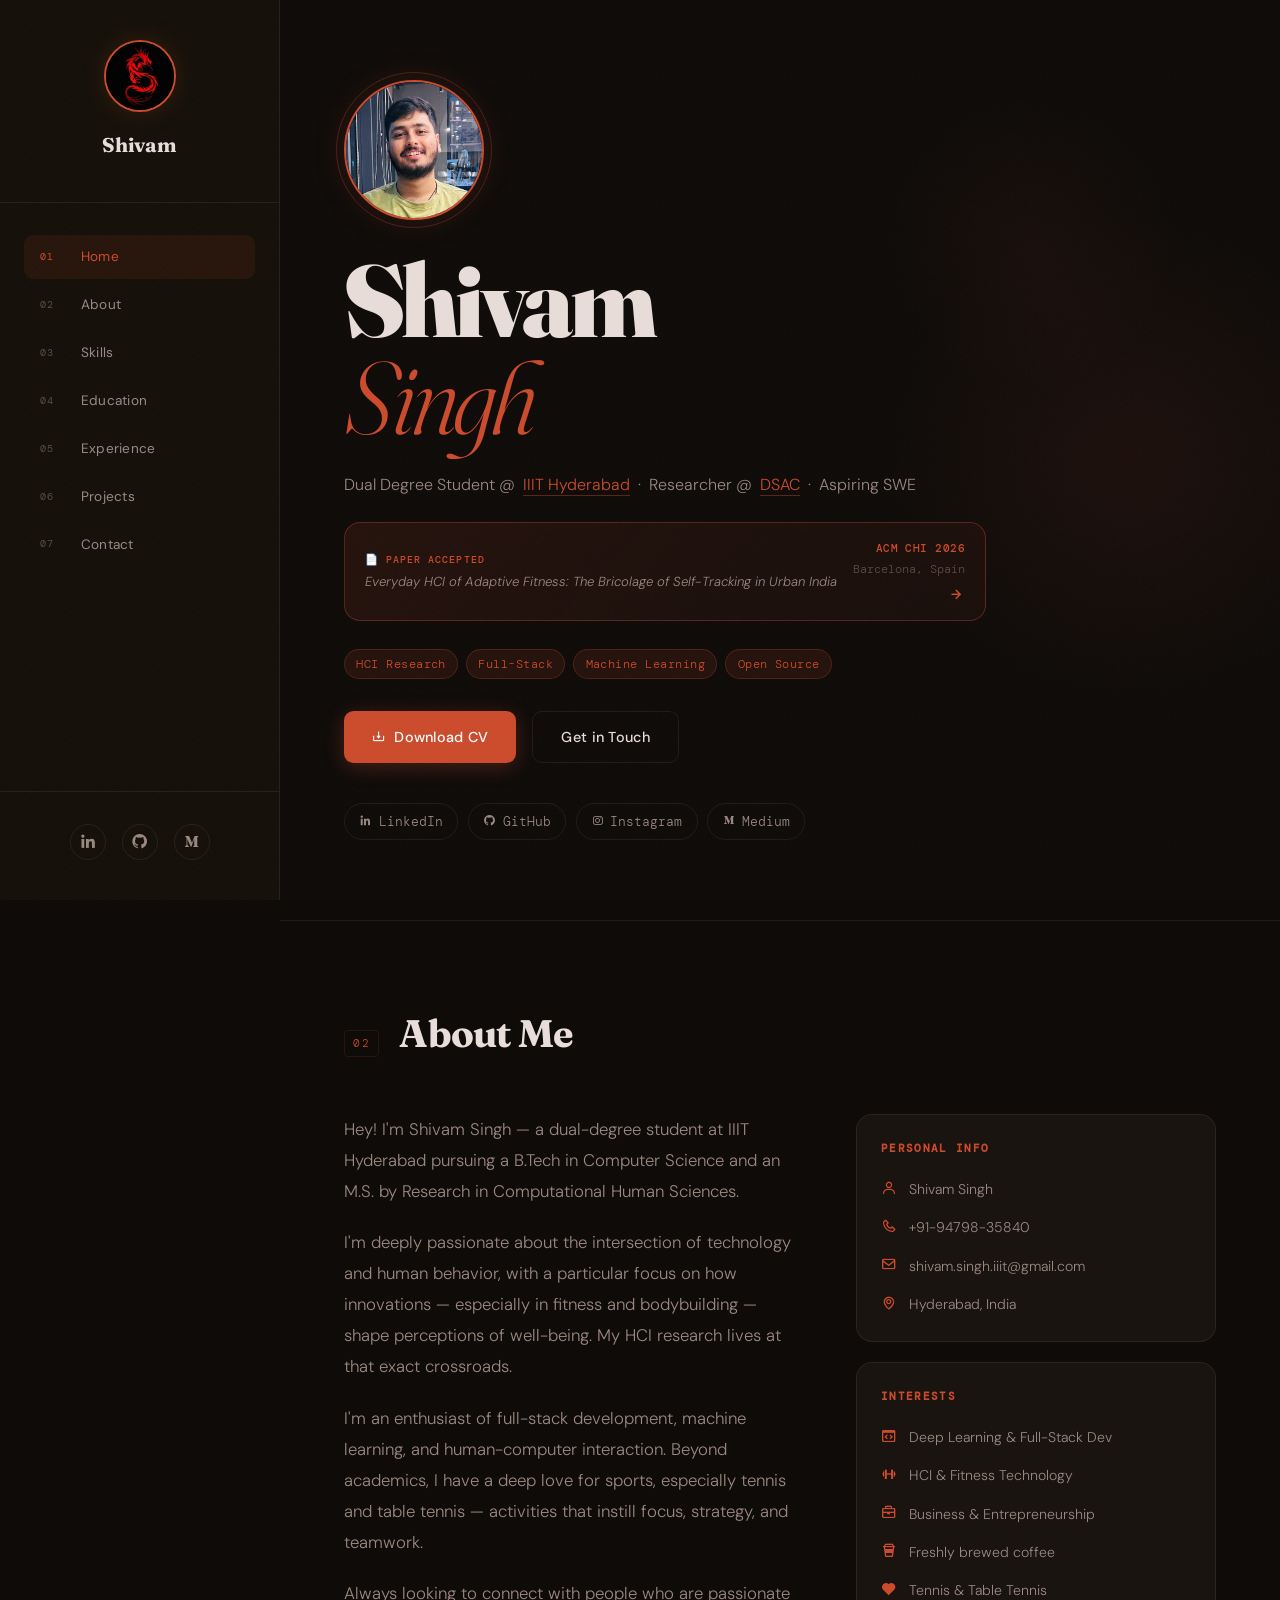
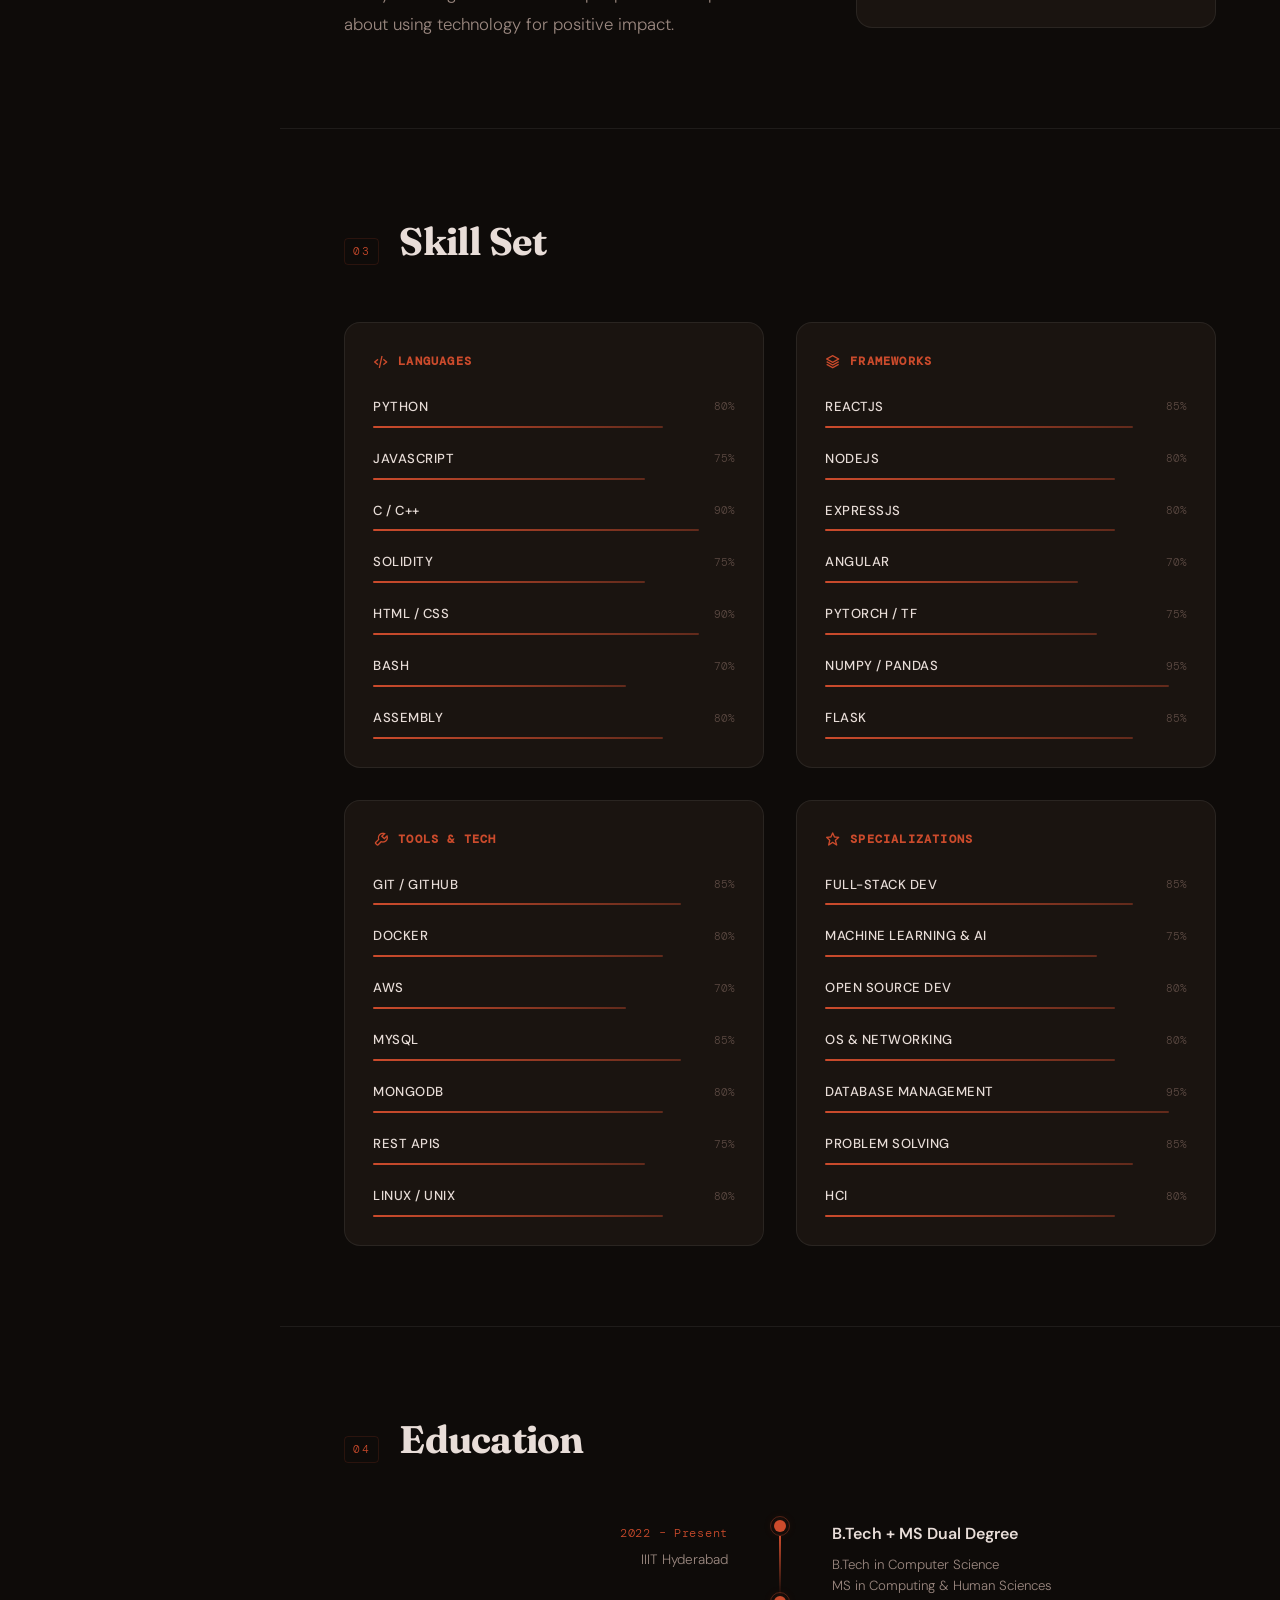
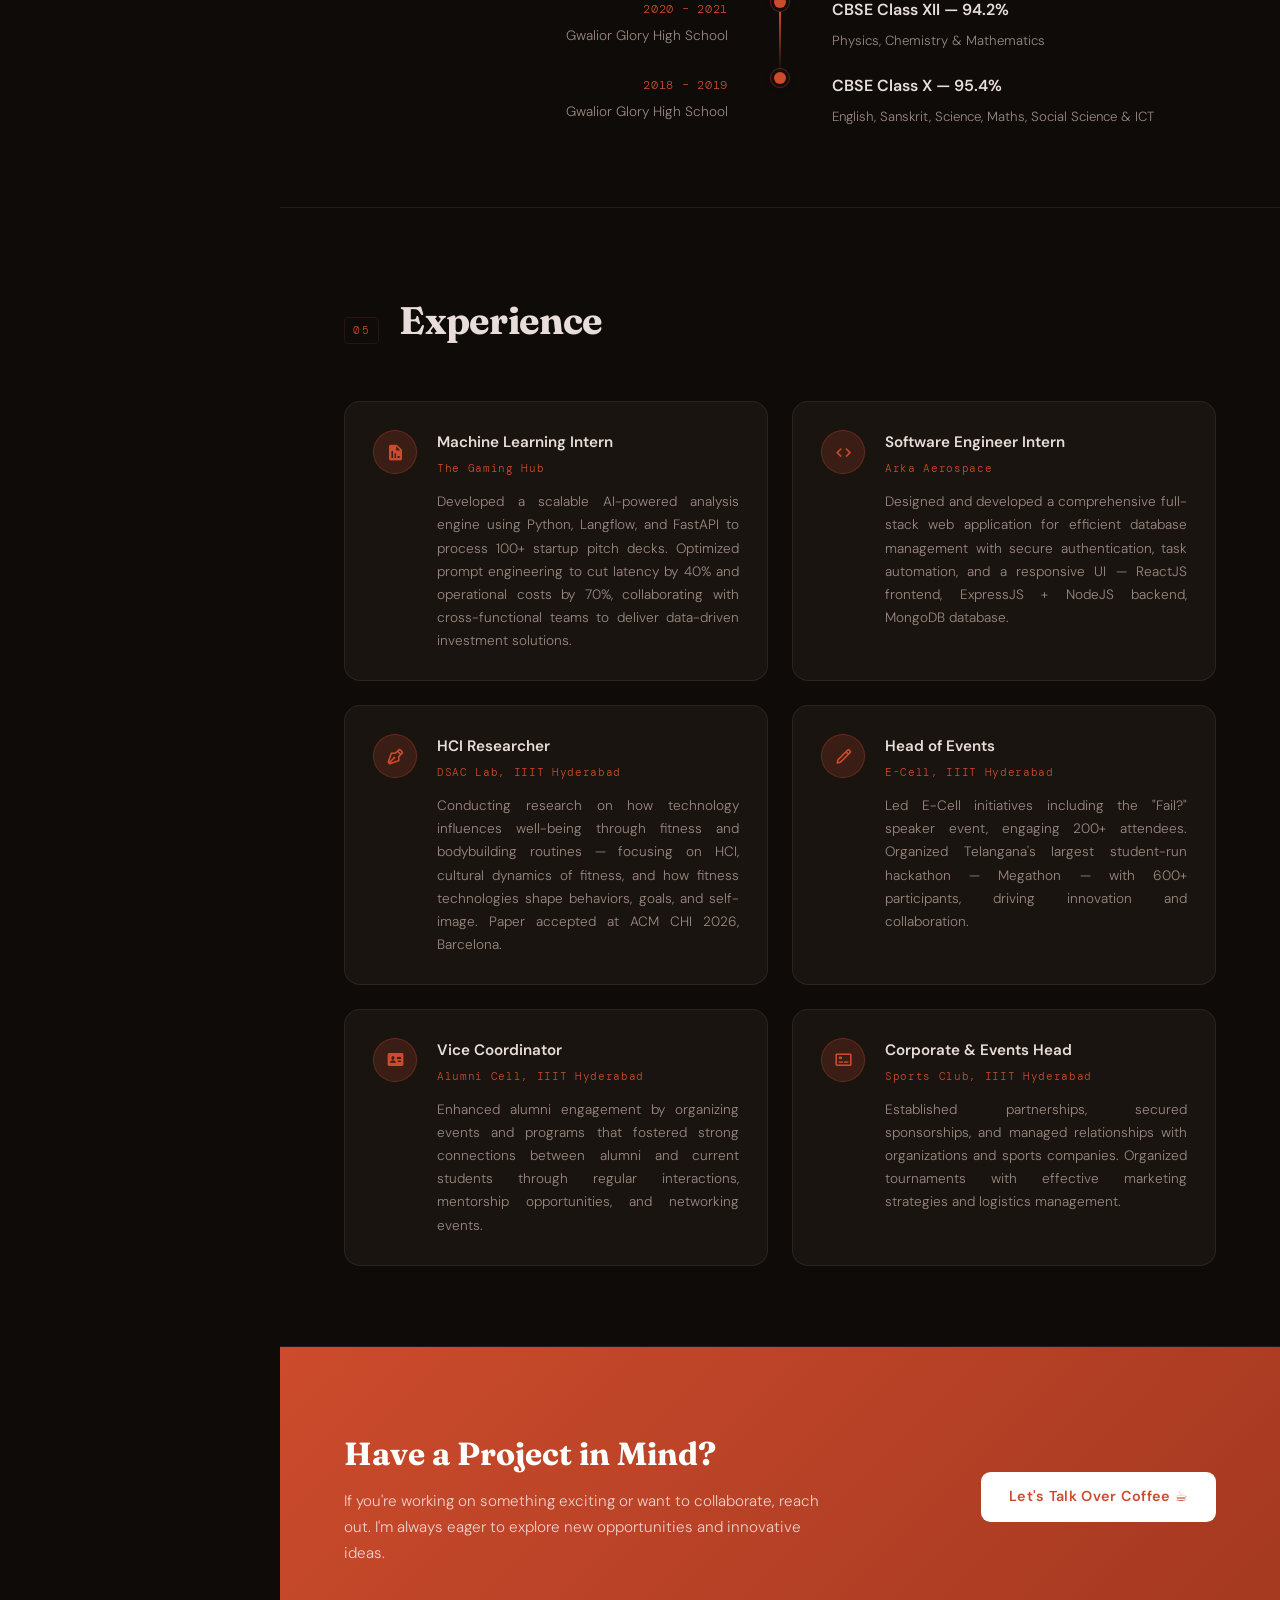
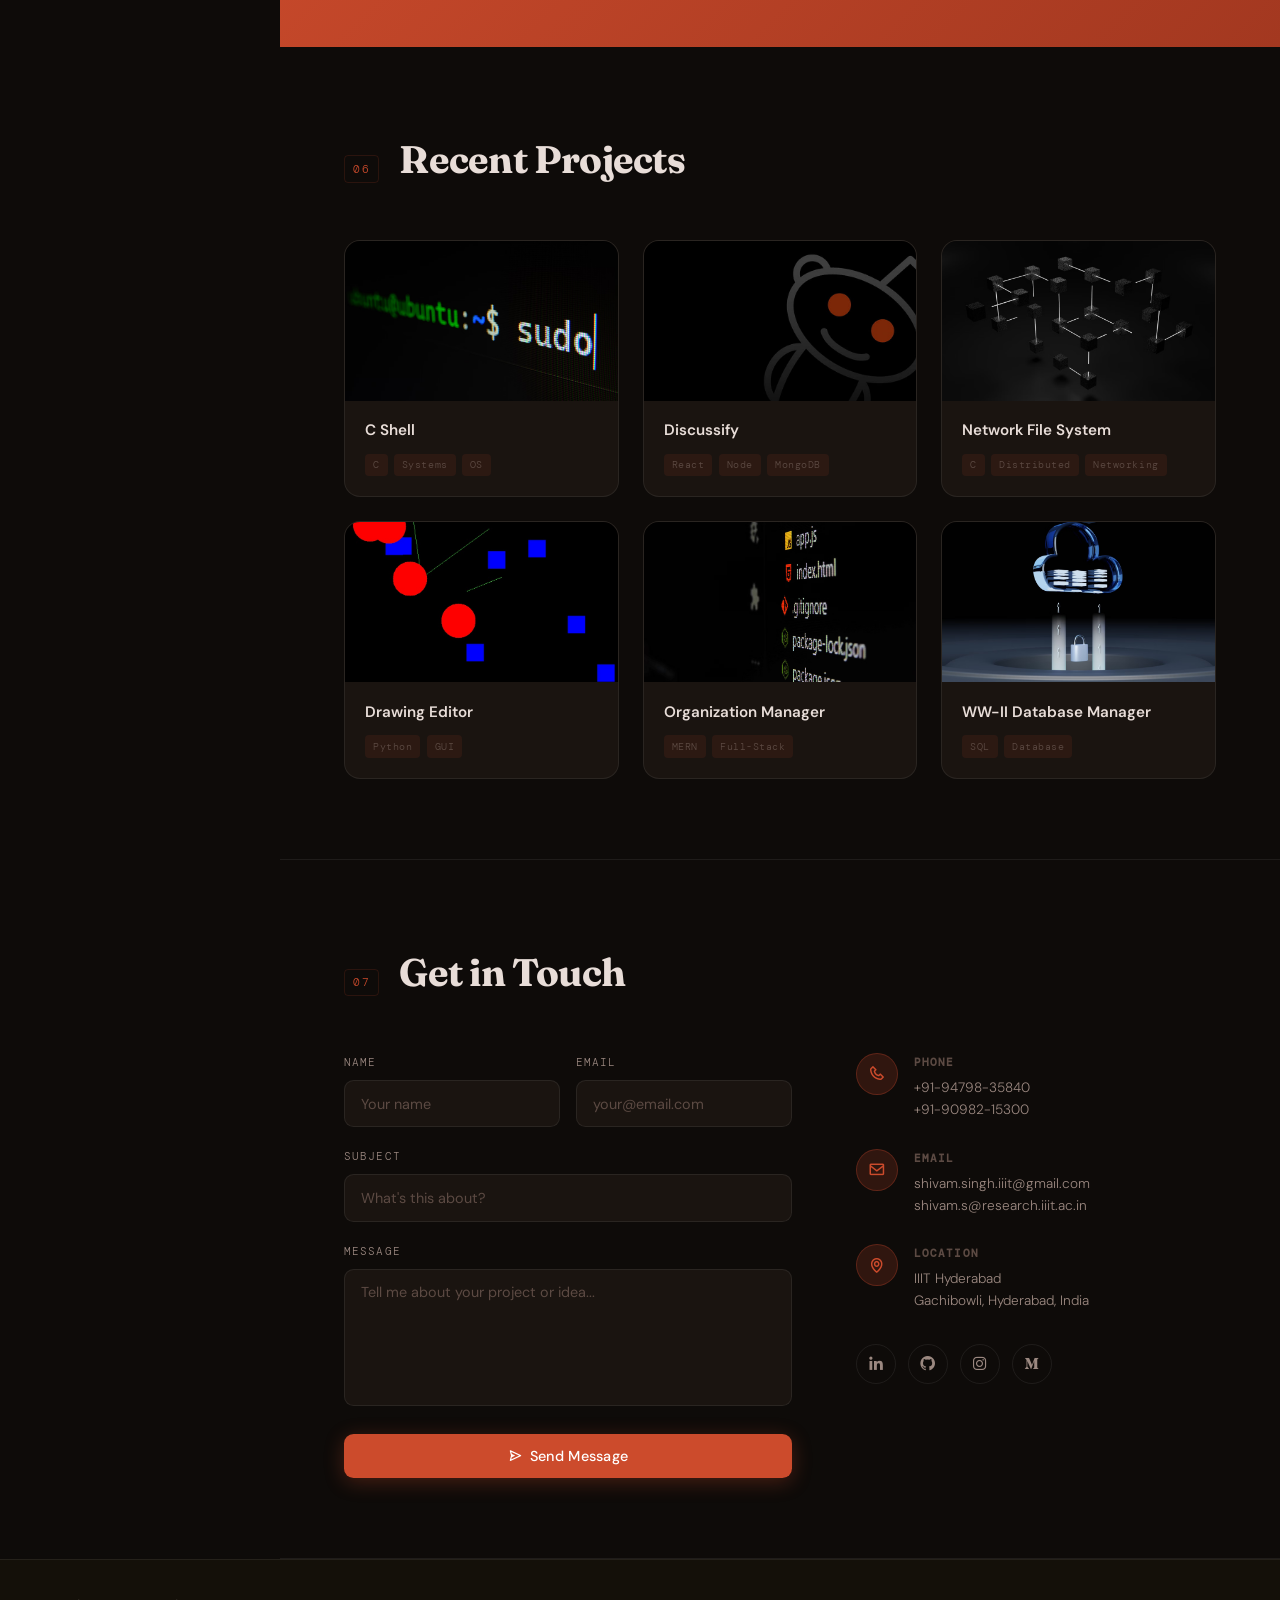
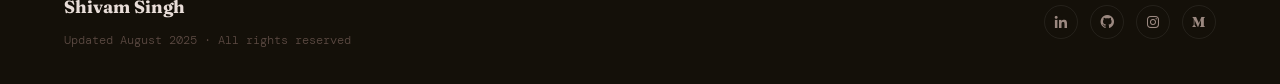
<file: index.html>
<!DOCTYPE html>
<html lang="en">
<head>
    <meta charset="UTF-8" />
    <meta name="viewport" content="width=device-width, initial-scale=1.0" />
    <link rel="stylesheet" href="assets/css/styles.css" />
    <link href="https://unpkg.com/boxicons@2.1.4/css/boxicons.min.css" rel="stylesheet" />
    <link href="https://fonts.googleapis.com/css2?family=Fraunces:ital,opsz,wght@0,9..144,300;0,9..144,700;0,9..144,900;1,9..144,300;1,9..144,700&family=DM+Sans:wght@300;400;500&family=DM+Mono:wght@400;500&display=swap" rel="stylesheet" />
    <link rel="icon" type="image/x-icon" href="assets/img/nav__logo.jpg">
    <title>Shivam Singh — Portfolio</title>
</head>
<body>

    <!-- Scroll progress bar -->
    <div class="scroll-progress" id="scrollProgress"></div>

    <!-- Grain texture -->
    <div class="grain"></div>

    <!--===== SIDEBAR NAV =====-->
    <aside class="sidebar" id="sidebar">
        <div class="sidebar__header">
            <div class="sidebar__avatar">
                <img src="assets/img/nav__logo.jpg" alt="Shivam Singh">
            </div>
            <span class="sidebar__name">Shivam</span>
        </div>

        <nav class="sidebar__nav">
            <ul class="sidebar__list">
                <li><a href="#home"      class="sidebar__link active"><span class="sidebar__num">01</span> Home</a></li>
                <li><a href="#about"     class="sidebar__link"><span class="sidebar__num">02</span> About</a></li>
                <li><a href="#skills"    class="sidebar__link"><span class="sidebar__num">03</span> Skills</a></li>
                <li><a href="#education" class="sidebar__link"><span class="sidebar__num">04</span> Education</a></li>
                <li><a href="#services"  class="sidebar__link"><span class="sidebar__num">05</span> Experience</a></li>
                <li><a href="#works"     class="sidebar__link"><span class="sidebar__num">06</span> Projects</a></li>
                <li><a href="#contact"   class="sidebar__link"><span class="sidebar__num">07</span> Contact</a></li>
            </ul>
        </nav>

        <div class="sidebar__footer">
            <a href="https://www.linkedin.com/in/shivam-singh9204/" class="sidebar__social" target="_blank" rel="noopener noreferrer"><i class='bx bxl-linkedin'></i></a>
            <a href="https://github.com/ShivamS-9"                  class="sidebar__social" target="_blank" rel="noopener noreferrer"><i class='bx bxl-github'></i></a>
            <a href="https://medium.com/@shivamsingh922004"          class="sidebar__social" target="_blank" rel="noopener noreferrer"><i class='bx bxl-medium'></i></a>
        </div>
    </aside>

    <!--===== MOBILE HEADER =====-->
    <header class="mobile-header" id="mobileHeader">
        <button class="mobile-header__toggle" id="navToggle" aria-label="Open menu">
            <span></span><span></span><span></span>
        </button>
        <a href="#home" class="mobile-header__logo">Shivam</a>
        <a href="https://drive.google.com/file/d/1zlub9EOLyYVj1EswvzJ7MXmYZ7ZPs6ej/view?usp=sharing"
           class="mobile-header__cv" target="_blank" rel="noopener noreferrer">CV</a>
    </header>

    <!-- Mobile nav drawer -->
    <div class="nav-overlay" id="navOverlay"></div>
    <nav class="mobile-nav" id="mobileNav">
        <button class="mobile-nav__close" id="navClose"><i class='bx bx-x'></i></button>
        <ul class="mobile-nav__list">
            <li><a href="#home"      class="mobile-nav__link"><span>01</span> Home</a></li>
            <li><a href="#about"     class="mobile-nav__link"><span>02</span> About</a></li>
            <li><a href="#skills"    class="mobile-nav__link"><span>03</span> Skills</a></li>
            <li><a href="#education" class="mobile-nav__link"><span>04</span> Education</a></li>
            <li><a href="#services"  class="mobile-nav__link"><span>05</span> Experience</a></li>
            <li><a href="#works"     class="mobile-nav__link"><span>06</span> Projects</a></li>
            <li><a href="#contact"   class="mobile-nav__link"><span>07</span> Contact</a></li>
        </ul>
    </nav>

    <main class="main">

        <!--===== HOME =====-->
        <section class="home section" id="home">
            <div class="home__inner">
                <!-- <div class="home__eyebrow">
                    <span class="home__dot"></span>
                    Available for opportunities
                </div> -->

                <div class="home__photo">
                    <img src="assets/img/profile_img.jpg" alt="Shivam Singh">
                    <div class="home__photo-ring"></div>
                </div>

                <h1 class="home__title">
                    Shivam<br><em>Singh</em>
                </h1>

                <p class="home__description">
                    Dual Degree Student @&nbsp;
                    <a href="https://www.iiit.ac.in/" target="_blank" rel="noopener noreferrer" class="home__link">IIIT Hyderabad</a>
                    &nbsp;·&nbsp; Researcher @&nbsp;
                    <a href="https://dsac.iiit.ac.in/" target="_blank" rel="noopener noreferrer" class="home__link">DSAC</a>
                    &nbsp;·&nbsp; Aspiring SWE
                </p>

                <!-- CHI Paper Acceptance Banner -->
                <a href="https://shivams-9.github.io/chi2026/" class="chi-banner" target="_blank" rel="noopener noreferrer">
                    <div class="chi-banner__left">
                        <span class="chi-banner__badge">📄 Paper Accepted</span>
                        <span class="chi-banner__title">Everyday HCI of Adaptive Fitness: The Bricolage of Self-Tracking in Urban India</span>
                    </div>
                    <div class="chi-banner__right">
                        <span class="chi-banner__venue">ACM CHI 2026</span>
                        <span class="chi-banner__loc">Barcelona, Spain</span>
                        <i class='bx bx-right-arrow-alt chi-banner__arrow'></i>
                    </div>
                </a>

                <div class="home__tags">
                    <span class="tag">HCI Research</span>
                    <span class="tag">Full-Stack</span>
                    <span class="tag">Machine Learning</span>
                    <span class="tag">Open Source</span>
                </div>

                <div class="home__actions">
                    <a href="https://drive.google.com/file/d/1zlub9EOLyYVj1EswvzJ7MXmYZ7ZPs6ej/view?usp=sharing"
                       class="btn btn--primary" target="_blank" rel="noopener noreferrer">
                        <i class='bx bx-download'></i> Download CV
                    </a>
                    <a href="#contact" class="btn btn--ghost">Get in Touch</a>
                </div>

                <div class="home__socials">
                    <a href="https://www.linkedin.com/in/shivam-singh9204/" class="home__social-pill" target="_blank" rel="noopener noreferrer"><i class='bx bxl-linkedin'></i> LinkedIn</a>
                    <a href="https://github.com/ShivamS-9"                  class="home__social-pill" target="_blank" rel="noopener noreferrer"><i class='bx bxl-github'></i> GitHub</a>
                    <a href="https://www.instagram.com/dragon.00.9"         class="home__social-pill" target="_blank" rel="noopener noreferrer"><i class='bx bxl-instagram'></i> Instagram</a>
                    <a href="https://medium.com/@shivamsingh922004"          class="home__social-pill" target="_blank" rel="noopener noreferrer"><i class='bx bxl-medium'></i> Medium</a>
                </div>
            </div>

            <!-- Decorative elements -->
            <div class="home__deco home__deco--1"></div>
            <div class="home__deco home__deco--2"></div>
        </section>

        <!--===== ABOUT =====-->
        <section class="about section" id="about">
            <div class="section__header">
                <span class="section__num">02</span>
                <h2 class="section__title">About Me</h2>
            </div>

            <div class="about__grid">
                <div class="about__text">
                    <p>Hey! I'm Shivam Singh — a dual-degree student at IIIT Hyderabad pursuing a B.Tech in Computer Science and an M.S. by Research in Computational Human Sciences.</p>
                    <p>I'm deeply passionate about the intersection of technology and human behavior, with a particular focus on how innovations — especially in fitness and bodybuilding — shape perceptions of well-being. My HCI research lives at that exact crossroads.</p>
                    <p>I'm an enthusiast of full-stack development, machine learning, and human-computer interaction. Beyond academics, I have a deep love for sports, especially tennis and table tennis — activities that instill focus, strategy, and teamwork.</p>
                    <p>Always looking to connect with people who are passionate about using technology for positive impact.</p>
                </div>

                <div class="about__sidebar">
                    <div class="info-card">
                        <h4 class="info-card__title">Personal Info</h4>
                        <div class="info-card__row">
                            <i class='bx bx-user'></i>
                            <span>Shivam Singh</span>
                        </div>
                        <div class="info-card__row">
                            <i class='bx bx-phone'></i>
                            <span>+91-94798-35840</span>
                        </div>
                        <div class="info-card__row">
                            <i class='bx bx-envelope'></i>
                            <span>shivam.singh.iiit@gmail.com</span>
                        </div>
                        <div class="info-card__row">
                            <i class='bx bx-map'></i>
                            <span>Hyderabad, India</span>
                        </div>
                    </div>

                    <div class="info-card">
                        <h4 class="info-card__title">Interests</h4>
                        <div class="info-card__row"><i class='bx bx-code-block'></i><span>Deep Learning &amp; Full-Stack Dev</span></div>
                        <div class="info-card__row"><i class='bx bx-dumbbell'></i><span>HCI &amp; Fitness Technology</span></div>
                        <div class="info-card__row"><i class='bx bx-briefcase'></i><span>Business &amp; Entrepreneurship</span></div>
                        <div class="info-card__row"><i class='bx bx-coffee-togo'></i><span>Freshly brewed coffee</span></div>
                        <div class="info-card__row"><i class='bx bxs-heart'></i><span>Tennis &amp; Table Tennis</span></div>
                    </div>
                </div>
            </div>
        </section>

        <!--===== SKILLS =====-->
        <section class="skills section" id="skills">
            <div class="section__header">
                <span class="section__num">03</span>
                <h2 class="section__title">Skill Set</h2>
            </div>

            <div class="skills__grid">
                <div class="skills__group">
                    <h3 class="skills__group-title"><i class='bx bx-code-alt'></i> Languages</h3>
                    <div class="skill-item"><span class="skill-item__name">Python</span><span class="skill-item__pct">80%</span><span class="skill-item__bar" data-width="80"></span></div>
                    <div class="skill-item"><span class="skill-item__name">JavaScript</span><span class="skill-item__pct">75%</span><span class="skill-item__bar" data-width="75"></span></div>
                    <div class="skill-item"><span class="skill-item__name">C / C++</span><span class="skill-item__pct">90%</span><span class="skill-item__bar" data-width="90"></span></div>
                    <div class="skill-item"><span class="skill-item__name">Solidity</span><span class="skill-item__pct">75%</span><span class="skill-item__bar" data-width="75"></span></div>
                    <div class="skill-item"><span class="skill-item__name">HTML / CSS</span><span class="skill-item__pct">90%</span><span class="skill-item__bar" data-width="90"></span></div>
                    <div class="skill-item"><span class="skill-item__name">Bash</span><span class="skill-item__pct">70%</span><span class="skill-item__bar" data-width="70"></span></div>
                    <div class="skill-item"><span class="skill-item__name">Assembly</span><span class="skill-item__pct">80%</span><span class="skill-item__bar" data-width="80"></span></div>
                </div>

                <div class="skills__group">
                    <h3 class="skills__group-title"><i class='bx bx-layer'></i> Frameworks</h3>
                    <div class="skill-item"><span class="skill-item__name">ReactJS</span><span class="skill-item__pct">85%</span><span class="skill-item__bar" data-width="85"></span></div>
                    <div class="skill-item"><span class="skill-item__name">NodeJS</span><span class="skill-item__pct">80%</span><span class="skill-item__bar" data-width="80"></span></div>
                    <div class="skill-item"><span class="skill-item__name">ExpressJS</span><span class="skill-item__pct">80%</span><span class="skill-item__bar" data-width="80"></span></div>
                    <div class="skill-item"><span class="skill-item__name">Angular</span><span class="skill-item__pct">70%</span><span class="skill-item__bar" data-width="70"></span></div>
                    <div class="skill-item"><span class="skill-item__name">PyTorch / TF</span><span class="skill-item__pct">75%</span><span class="skill-item__bar" data-width="75"></span></div>
                    <div class="skill-item"><span class="skill-item__name">NumPy / Pandas</span><span class="skill-item__pct">95%</span><span class="skill-item__bar" data-width="95"></span></div>
                    <div class="skill-item"><span class="skill-item__name">Flask</span><span class="skill-item__pct">85%</span><span class="skill-item__bar" data-width="85"></span></div>
                </div>

                <div class="skills__group">
                    <h3 class="skills__group-title"><i class='bx bx-wrench'></i> Tools & Tech</h3>
                    <div class="skill-item"><span class="skill-item__name">Git / GitHub</span><span class="skill-item__pct">85%</span><span class="skill-item__bar" data-width="85"></span></div>
                    <div class="skill-item"><span class="skill-item__name">Docker</span><span class="skill-item__pct">80%</span><span class="skill-item__bar" data-width="80"></span></div>
                    <div class="skill-item"><span class="skill-item__name">AWS</span><span class="skill-item__pct">70%</span><span class="skill-item__bar" data-width="70"></span></div>
                    <div class="skill-item"><span class="skill-item__name">MySQL</span><span class="skill-item__pct">85%</span><span class="skill-item__bar" data-width="85"></span></div>
                    <div class="skill-item"><span class="skill-item__name">MongoDB</span><span class="skill-item__pct">80%</span><span class="skill-item__bar" data-width="80"></span></div>
                    <div class="skill-item"><span class="skill-item__name">REST APIs</span><span class="skill-item__pct">75%</span><span class="skill-item__bar" data-width="75"></span></div>
                    <div class="skill-item"><span class="skill-item__name">Linux / UNIX</span><span class="skill-item__pct">80%</span><span class="skill-item__bar" data-width="80"></span></div>
                </div>

                <div class="skills__group">
                    <h3 class="skills__group-title"><i class='bx bx-star'></i> Specializations</h3>
                    <div class="skill-item"><span class="skill-item__name">Full-Stack Dev</span><span class="skill-item__pct">85%</span><span class="skill-item__bar" data-width="85"></span></div>
                    <div class="skill-item"><span class="skill-item__name">Machine Learning & AI</span><span class="skill-item__pct">75%</span><span class="skill-item__bar" data-width="75"></span></div>
                    <div class="skill-item"><span class="skill-item__name">Open Source Dev</span><span class="skill-item__pct">80%</span><span class="skill-item__bar" data-width="80"></span></div>
                    <div class="skill-item"><span class="skill-item__name">OS & Networking</span><span class="skill-item__pct">80%</span><span class="skill-item__bar" data-width="80"></span></div>
                    <div class="skill-item"><span class="skill-item__name">Database Management</span><span class="skill-item__pct">95%</span><span class="skill-item__bar" data-width="95"></span></div>
                    <div class="skill-item"><span class="skill-item__name">Problem Solving</span><span class="skill-item__pct">85%</span><span class="skill-item__bar" data-width="85"></span></div>
                    <div class="skill-item"><span class="skill-item__name">HCI</span><span class="skill-item__pct">80%</span><span class="skill-item__bar" data-width="80"></span></div>
                </div>
            </div>
        </section>

        <!--===== EDUCATION =====-->
        <section class="education section" id="education">
            <div class="section__header">
                <span class="section__num">04</span>
                <h2 class="section__title">Education</h2>
            </div>

            <div class="timeline">
                <div class="timeline__item reveal">
                    <div class="timeline__left">
                        <span class="timeline__year">2022 – Present</span>
                        <span class="timeline__institution">IIIT Hyderabad</span>
                    </div>
                    <div class="timeline__connector">
                        <div class="timeline__dot"></div>
                        <div class="timeline__line"></div>
                    </div>
                    <div class="timeline__right">
                        <h3 class="timeline__degree">B.Tech + MS Dual Degree</h3>
                        <span class="timeline__field">B.Tech in Computer Science</span>
                        <span class="timeline__field">MS in Computing &amp; Human Sciences</span>
                    </div>
                </div>

                <div class="timeline__item reveal">
                    <div class="timeline__left">
                        <span class="timeline__year">2020 – 2021</span>
                        <span class="timeline__institution">Gwalior Glory High School</span>
                    </div>
                    <div class="timeline__connector">
                        <div class="timeline__dot"></div>
                        <div class="timeline__line"></div>
                    </div>
                    <div class="timeline__right">
                        <h3 class="timeline__degree">CBSE Class XII — 94.2%</h3>
                        <span class="timeline__field">Physics, Chemistry &amp; Mathematics</span>
                    </div>
                </div>

                <div class="timeline__item reveal">
                    <div class="timeline__left">
                        <span class="timeline__year">2018 – 2019</span>
                        <span class="timeline__institution">Gwalior Glory High School</span>
                    </div>
                    <div class="timeline__connector">
                        <div class="timeline__dot"></div>
                    </div>
                    <div class="timeline__right">
                        <h3 class="timeline__degree">CBSE Class X — 95.4%</h3>
                        <span class="timeline__field">English, Sanskrit, Science, Maths, Social Science &amp; ICT</span>
                    </div>
                </div>
            </div>
        </section>

        <!--===== EXPERIENCE =====-->
        <section class="services section" id="services">
            <div class="section__header">
                <span class="section__num">05</span>
                <h2 class="section__title">Experience</h2>
            </div>

            <div class="exp__grid">
                <div class="exp-card reveal">
                    <div class="exp-card__icon"><i class='bx bxs-report'></i></div>
                    <div class="exp-card__body">
                        <h3 class="exp-card__title">Machine Learning Intern</h3>
                        <span class="exp-card__org">The Gaming Hub</span>
                        <p class="exp-card__desc">Developed a scalable AI-powered analysis engine using Python, Langflow, and FastAPI to process 100+ startup pitch decks. Optimized prompt engineering to cut latency by 40% and operational costs by 70%, collaborating with cross-functional teams to deliver data-driven investment solutions.</p>
                    </div>
                </div>

                <div class="exp-card reveal">
                    <div class="exp-card__icon"><i class='bx bx-code'></i></div>
                    <div class="exp-card__body">
                        <h3 class="exp-card__title">Software Engineer Intern</h3>
                        <span class="exp-card__org">Arka Aerospace</span>
                        <p class="exp-card__desc">Designed and developed a comprehensive full-stack web application for efficient database management with secure authentication, task automation, and a responsive UI — ReactJS frontend, ExpressJS + NodeJS backend, MongoDB database.</p>
                    </div>
                </div>

                <div class="exp-card reveal">
                    <div class="exp-card__icon"><i class='bx bx-pen'></i></div>
                    <div class="exp-card__body">
                        <h3 class="exp-card__title">HCI Researcher</h3>
                        <span class="exp-card__org">DSAC Lab, IIIT Hyderabad</span>
                        <p class="exp-card__desc">Conducting research on how technology influences well-being through fitness and bodybuilding routines — focusing on HCI, cultural dynamics of fitness, and how fitness technologies shape behaviors, goals, and self-image. Paper accepted at ACM CHI 2026, Barcelona.</p>
                    </div>
                </div>

                <div class="exp-card reveal">
                    <div class="exp-card__icon"><i class='bx bx-pencil'></i></div>
                    <div class="exp-card__body">
                        <h3 class="exp-card__title">Head of Events</h3>
                        <span class="exp-card__org">E-Cell, IIIT Hyderabad</span>
                        <p class="exp-card__desc">Led E-Cell initiatives including the "Fail?" speaker event, engaging 200+ attendees. Organized Telangana's largest student-run hackathon — Megathon — with 600+ participants, driving innovation and collaboration.</p>
                    </div>
                </div>

                <div class="exp-card reveal">
                    <div class="exp-card__icon"><i class='bx bxs-id-card'></i></div>
                    <div class="exp-card__body">
                        <h3 class="exp-card__title">Vice Coordinator</h3>
                        <span class="exp-card__org">Alumni Cell, IIIT Hyderabad</span>
                        <p class="exp-card__desc">Enhanced alumni engagement by organizing events and programs that fostered strong connections between alumni and current students through regular interactions, mentorship opportunities, and networking events.</p>
                    </div>
                </div>

                <div class="exp-card reveal">
                    <div class="exp-card__icon"><i class='bx bx-credit-card-front'></i></div>
                    <div class="exp-card__body">
                        <h3 class="exp-card__title">Corporate &amp; Events Head</h3>
                        <span class="exp-card__org">Sports Club, IIIT Hyderabad</span>
                        <p class="exp-card__desc">Established partnerships, secured sponsorships, and managed relationships with organizations and sports companies. Organized tournaments with effective marketing strategies and logistics management.</p>
                    </div>
                </div>
            </div>
        </section>

        <!--===== CTA BAND =====-->
        <section class="cta section">
            <div class="cta__inner">
                <div class="cta__text">
                    <h2 class="cta__title">Have a Project in Mind?</h2>
                    <p class="cta__desc">If you're working on something exciting or want to collaborate, reach out. I'm always eager to explore new opportunities and innovative ideas.</p>
                </div>
                <a href="#contact" class="btn btn--light">Let's Talk Over Coffee ☕</a>
            </div>
        </section>

        <!--===== PROJECTS =====-->
        <section class="works section" id="works">
            <div class="section__header">
                <span class="section__num">06</span>
                <h2 class="section__title">Recent Projects</h2>
            </div>

            <div class="works__grid">
                <div class="work-card reveal">
                    <div class="work-card__img">
                        <img src="assets/img/shell.avif" alt="C Shell">
                        <div class="work-card__overlay">
                            <a href="https://github.com/ShivamS-9/Bash-Shell-implemented-in-C" class="work-card__link" target="_blank" rel="noopener noreferrer"><i class='bx bx-link-alt'></i></a>
                        </div>
                    </div>
                    <div class="work-card__body">
                        <h3 class="work-card__title">C Shell</h3>
                        <p class="work-card__tags"><span>C</span><span>Systems</span><span>OS</span></p>
                    </div>
                </div>

                <div class="work-card reveal">
                    <div class="work-card__img">
                        <img src="assets/img/discussify.jpg" alt="Discussify">
                        <div class="work-card__overlay">
                            <a href="https://github.com/ShivamS-9/Discussify" class="work-card__link" target="_blank" rel="noopener noreferrer"><i class='bx bx-link-alt'></i></a>
                        </div>
                    </div>
                    <div class="work-card__body">
                        <h3 class="work-card__title">Discussify</h3>
                        <p class="work-card__tags"><span>React</span><span>Node</span><span>MongoDB</span></p>
                    </div>
                </div>

                <div class="work-card reveal">
                    <div class="work-card__img">
                        <img src="assets/img/nfs.avif" alt="Network File System">
                        <div class="work-card__overlay">
                            <a href="https://github.com/ShivamS-9/Distributed-Network-File-System-in-C" class="work-card__link" target="_blank" rel="noopener noreferrer"><i class='bx bx-link-alt'></i></a>
                        </div>
                    </div>
                    <div class="work-card__body">
                        <h3 class="work-card__title">Network File System</h3>
                        <p class="work-card__tags"><span>C</span><span>Distributed</span><span>Networking</span></p>
                    </div>
                </div>

                <div class="work-card reveal">
                    <div class="work-card__img">
                        <img src="assets/img/editor.jpg" alt="Drawing Editor">
                        <div class="work-card__overlay">
                            <a href="https://github.com/ShivamS-9/Drawing-editor-python" class="work-card__link" target="_blank" rel="noopener noreferrer"><i class='bx bx-link-alt'></i></a>
                        </div>
                    </div>
                    <div class="work-card__body">
                        <h3 class="work-card__title">Drawing Editor</h3>
                        <p class="work-card__tags"><span>Python</span><span>GUI</span></p>
                    </div>
                </div>

                <div class="work-card reveal">
                    <div class="work-card__img">
                        <img src="assets/img/mern.avif" alt="Organization Manager">
                        <div class="work-card__overlay">
                            <a href="https://github.com/ShivamS-9/org-manager" class="work-card__link" target="_blank" rel="noopener noreferrer"><i class='bx bx-link-alt'></i></a>
                        </div>
                    </div>
                    <div class="work-card__body">
                        <h3 class="work-card__title">Organization Manager</h3>
                        <p class="work-card__tags"><span>MERN</span><span>Full-Stack</span></p>
                    </div>
                </div>

                <div class="work-card reveal">
                    <div class="work-card__img">
                        <img src="assets/img/database.avif" alt="WW-II Database Manager">
                        <div class="work-card__overlay">
                            <a href="https://github.com/ShivamS-9/World_War_II-Database-Manager" class="work-card__link" target="_blank" rel="noopener noreferrer"><i class='bx bx-link-alt'></i></a>
                        </div>
                    </div>
                    <div class="work-card__body">
                        <h3 class="work-card__title">WW-II Database Manager</h3>
                        <p class="work-card__tags"><span>SQL</span><span>Database</span></p>
                    </div>
                </div>
            </div>
        </section>

        <!--===== CONTACT =====-->
        <section class="contact section" id="contact">
            <div class="section__header">
                <span class="section__num">07</span>
                <h2 class="section__title">Get in Touch</h2>
            </div>

            <div class="contact__grid">
                <form id="contact-form" class="contact__form">
                    <div class="form-row">
                        <div class="form-group">
                            <label class="form-label">Name</label>
                            <input type="text" name="name" class="form-input" placeholder="Your name" required>
                        </div>
                        <div class="form-group">
                            <label class="form-label">Email</label>
                            <input type="email" name="email" class="form-input" placeholder="your@email.com" required>
                        </div>
                    </div>
                    <div class="form-group">
                        <label class="form-label">Subject</label>
                        <input type="text" name="projects" class="form-input" placeholder="What's this about?">
                    </div>
                    <div class="form-group">
                        <label class="form-label">Message</label>
                        <textarea name="message" rows="6" class="form-input" placeholder="Tell me about your project or idea..." required></textarea>
                    </div>
                    <button type="submit" class="btn btn--primary btn--full">
                        <i class='bx bx-send'></i> Send Message
                    </button>
                    <p id="form-status" class="form-status" style="display:none;">Message sent successfully!</p>
                </form>

                <div class="contact__info">
                    <div class="contact-detail">
                        <div class="contact-detail__icon"><i class='bx bx-phone'></i></div>
                        <div>
                            <h4 class="contact-detail__label">Phone</h4>
                            <span>+91-94798-35840</span>
                            <span>+91-90982-15300</span>
                        </div>
                    </div>
                    <div class="contact-detail">
                        <div class="contact-detail__icon"><i class='bx bx-envelope'></i></div>
                        <div>
                            <h4 class="contact-detail__label">Email</h4>
                            <span>shivam.singh.iiit@gmail.com</span>
                            <span>shivam.s@research.iiit.ac.in</span>
                        </div>
                    </div>
                    <div class="contact-detail">
                        <div class="contact-detail__icon"><i class='bx bx-map'></i></div>
                        <div>
                            <h4 class="contact-detail__label">Location</h4>
                            <span>IIIT Hyderabad</span>
                            <span>Gachibowli, Hyderabad, India</span>
                        </div>
                    </div>

                    <div class="contact__socials">
                        <a href="https://www.linkedin.com/in/shivam-singh9204/" class="contact__social-btn" target="_blank" rel="noopener noreferrer"><i class='bx bxl-linkedin'></i></a>
                        <a href="https://github.com/ShivamS-9"                  class="contact__social-btn" target="_blank" rel="noopener noreferrer"><i class='bx bxl-github'></i></a>
                        <a href="https://www.instagram.com/dragon.00.9"         class="contact__social-btn" target="_blank" rel="noopener noreferrer"><i class='bx bxl-instagram'></i></a>
                        <a href="https://medium.com/@shivamsingh922004"          class="contact__social-btn" target="_blank" rel="noopener noreferrer"><i class='bx bxl-medium'></i></a>
                    </div>
                </div>
            </div>
        </section>
    </main>

    <!--===== FOOTER =====-->
    <footer class="footer">
        <div class="footer__inner">
            <div class="footer__left">
                <span class="footer__name">Shivam Singh</span>
                <span class="footer__copy">Updated August 2025 · All rights reserved</span>
            </div>
            <div class="footer__socials">
                <a href="https://www.linkedin.com/in/shivam-singh9204/" class="footer__social" target="_blank" rel="noopener noreferrer"><i class='bx bxl-linkedin'></i></a>
                <a href="https://github.com/ShivamS-9"                  class="footer__social" target="_blank" rel="noopener noreferrer"><i class='bx bxl-github'></i></a>
                <a href="https://www.instagram.com/dragon.00.9"         class="footer__social" target="_blank" rel="noopener noreferrer"><i class='bx bxl-instagram'></i></a>
                <a href="https://medium.com/@shivamsingh922004"          class="footer__social" target="_blank" rel="noopener noreferrer"><i class='bx bxl-medium'></i></a>
            </div>
        </div>
    </footer>

    <script src="assets/js/main.js"></script>
</body>
</html>
</file>
<file: assets/css/styles.css>
/* ===== GOOGLE FONTS ===== */
@import url("https://fonts.googleapis.com/css2?family=Fraunces:ital,opsz,wght@0,9..144,300;0,9..144,700;0,9..144,900;1,9..144,300;1,9..144,700&family=DM+Sans:wght@300;400;500&family=DM+Mono:wght@400;500&display=swap");

/* ===== VARIABLES ===== */
:root {
    --sidebar-w: 280px;

    /* Colors */
    --bg:          #0e0b09;
    --bg-2:        #141009;
    --bg-card:     #1a1410;
    --surface:     #211812;
    --border:      rgba(204, 75, 44, 0.15);
    --border-soft: rgba(255,255,255,0.07);

    --red:         #cc4b2c;
    --red-dark:    #a33820;
    --red-glow:    rgba(204,75,44,0.18);

    --text:        #e8ddd8;
    --text-muted:  #9b8880;
    --text-dim:    #5c4a43;

    --font-display: 'Fraunces', Georgia, serif;
    --font-body:    'DM Sans', system-ui, sans-serif;
    --font-mono:    'DM Mono', monospace;

    /* Sizes */
    --radius: .6rem;
    --radius-lg: 1rem;
}

/* ===== RESET ===== */
*, ::before, ::after { box-sizing: border-box; margin: 0; padding: 0; }
html { scroll-behavior: smooth; }

body {
    background: var(--bg);
    color: var(--text);
    font-family: var(--font-body);
    font-size: 1rem;
    font-weight: 300;
    line-height: 1.7;
    overflow-x: hidden;
}

h1,h2,h3,h4 { margin: 0; font-weight: 700; }
p { margin: 0; }
ul { list-style: none; margin: 0; padding: 0; }
a { text-decoration: none; color: inherit; }
img { max-width: 100%; height: auto; display: block; }

/* ===== SCROLL PROGRESS ===== */
.scroll-progress {
    position: fixed;
    top: 0; left: 0;
    height: 2px;
    width: 0%;
    background: linear-gradient(90deg, var(--red), #e8855a);
    z-index: 9999;
    transition: width .1s linear;
}

/* ===== GRAIN ===== */
.grain {
    pointer-events: none;
    position: fixed;
    inset: 0;
    z-index: 998;
    opacity: .028;
    background-image: url("data:image/svg+xml,%3Csvg viewBox='0 0 256 256' xmlns='http://www.w3.org/2000/svg'%3E%3Cfilter id='n'%3E%3CfeTurbulence type='fractalNoise' baseFrequency='0.9' numOctaves='4' stitchTiles='stitch'/%3E%3C/filter%3E%3Crect width='100%25' height='100%25' filter='url(%23n)'/%3E%3C/svg%3E");
    background-size: 128px;
}

/* ===== SIDEBAR ===== */
.sidebar {
    position: fixed;
    top: 0; left: 0;
    width: var(--sidebar-w);
    height: 100vh;
    background: var(--bg-2);
    border-right: 1px solid var(--border-soft);
    display: flex;
    flex-direction: column;
    padding: 2.5rem 0;
    z-index: 100;
    transition: transform .35s ease;
}

.sidebar__header {
    display: flex;
    flex-direction: column;
    align-items: center;
    padding: 0 2rem 2.5rem;
    border-bottom: 1px solid var(--border-soft);
    margin-bottom: 2rem;
}

.sidebar__avatar {
    width: 72px; height: 72px;
    border-radius: 50%;
    overflow: hidden;
    border: 2px solid var(--red);
    margin-bottom: 1rem;
    box-shadow: 0 0 24px var(--red-glow);
}
.sidebar__avatar img { width: 100%; height: 100%; object-fit: cover; }

.sidebar__name {
    font-family: var(--font-display);
    font-size: 1.25rem;
    font-weight: 700;
    color: var(--text);
    letter-spacing: -.01em;
}

.sidebar__nav { flex: 1; padding: 0 1.5rem; }

.sidebar__list { display: flex; flex-direction: column; gap: .25rem; }

.sidebar__link {
    display: flex;
    align-items: center;
    gap: .75rem;
    padding: .65rem 1rem;
    border-radius: var(--radius);
    font-size: .85rem;
    font-weight: 400;
    color: var(--text-muted);
    letter-spacing: .02em;
    transition: color .2s, background .2s;
}
.sidebar__link:hover,
.sidebar__link.active {
    color: var(--text);
    background: rgba(204,75,44,.1);
}
.sidebar__link.active { color: var(--red); }

.sidebar__num {
    font-family: var(--font-mono);
    font-size: .65rem;
    color: var(--text-dim);
    letter-spacing: .08em;
    min-width: 1.8rem;
}
.sidebar__link.active .sidebar__num { color: var(--red); }

.sidebar__footer {
    padding: 2rem 2rem 0;
    border-top: 1px solid var(--border-soft);
    display: flex;
    gap: 1rem;
    justify-content: center;
}

.sidebar__social {
    width: 36px; height: 36px;
    border-radius: 50%;
    display: flex;
    align-items: center;
    justify-content: center;
    font-size: 1.1rem;
    color: var(--text-muted);
    border: 1px solid var(--border-soft);
    transition: color .2s, border-color .2s, background .2s;
}
.sidebar__social:hover {
    color: var(--red);
    border-color: var(--red);
    background: var(--red-glow);
}

/* ===== MOBILE HEADER ===== */
.mobile-header {
    display: none;
    position: fixed;
    top: 0; left: 0; right: 0;
    height: 3.5rem;
    background: rgba(14,11,9,.92);
    backdrop-filter: blur(12px);
    border-bottom: 1px solid var(--border-soft);
    align-items: center;
    justify-content: space-between;
    padding: 0 1.25rem;
    z-index: 200;
}

.mobile-header__toggle {
    background: none; border: none; cursor: pointer;
    display: flex; flex-direction: column; gap: 5px; padding: .4rem;
}
.mobile-header__toggle span {
    display: block; width: 22px; height: 2px;
    background: var(--text); border-radius: 2px;
    transition: .3s;
}

.mobile-header__logo {
    font-family: var(--font-display);
    font-size: 1.25rem;
    font-weight: 700;
    color: var(--text);
}

.mobile-header__cv {
    font-family: var(--font-mono);
    font-size: .75rem;
    padding: .3rem .75rem;
    border: 1px solid var(--red);
    border-radius: 2rem;
    color: var(--red);
    transition: background .2s, color .2s;
}
.mobile-header__cv:hover { background: var(--red); color: #fff; }

/* Mobile nav overlay */
.nav-overlay {
    display: none;
    position: fixed;
    inset: 0;
    background: rgba(0,0,0,.7);
    z-index: 300;
    opacity: 0;
    transition: opacity .3s;
}
.nav-overlay.active { opacity: 1; }

/* Mobile nav drawer */
.mobile-nav {
    position: fixed;
    top: 0; left: -100%;
    width: 75%;
    max-width: 300px;
    height: 100vh;
    background: var(--bg-2);
    z-index: 400;
    padding: 5rem 2rem 2rem;
    transition: left .35s cubic-bezier(.4,0,.2,1);
    border-right: 1px solid var(--border-soft);
}
.mobile-nav.open { left: 0; }

.mobile-nav__close {
    position: absolute;
    top: 1rem; right: 1rem;
    background: none; border: none;
    font-size: 1.8rem;
    color: var(--text-muted);
    cursor: pointer;
}

.mobile-nav__list { display: flex; flex-direction: column; gap: .5rem; }

.mobile-nav__link {
    display: flex;
    align-items: center;
    gap: 1rem;
    padding: .8rem 1rem;
    border-radius: var(--radius);
    color: var(--text-muted);
    font-size: .95rem;
    transition: color .2s, background .2s;
}
.mobile-nav__link span {
    font-family: var(--font-mono);
    font-size: .65rem;
    color: var(--text-dim);
}
.mobile-nav__link:hover { color: var(--text); background: rgba(204,75,44,.1); }

/* ===== MAIN LAYOUT ===== */
.main {
    margin-left: var(--sidebar-w);
    min-height: 100vh;
}

/* ===== SECTIONS ===== */
.section { padding: 5rem 4rem; border-bottom: 1px solid var(--border-soft); }

.section__header {
    display: flex;
    align-items: baseline;
    gap: 1.25rem;
    margin-bottom: 3rem;
}

.section__num {
    font-family: var(--font-mono);
    font-size: .7rem;
    letter-spacing: .15em;
    color: var(--red);
    padding: .2rem .5rem;
    border: 1px solid var(--border);
    border-radius: .25rem;
}

.section__title {
    font-family: var(--font-display);
    font-size: clamp(1.8rem, 3vw, 2.8rem);
    font-weight: 700;
    color: var(--text);
    letter-spacing: -.02em;
}

/* ===== BUTTONS ===== */
.btn {
    display: inline-flex;
    align-items: center;
    gap: .5rem;
    padding: .8rem 1.75rem;
    border-radius: var(--radius);
    font-family: var(--font-body);
    font-size: .9rem;
    font-weight: 500;
    cursor: pointer;
    border: none;
    text-decoration: none;
    transition: all .25s;
    letter-spacing: .02em;
}
.btn--primary {
    background: var(--red);
    color: #fff;
    box-shadow: 0 4px 20px rgba(204,75,44,.3);
}
.btn--primary:hover {
    background: var(--red-dark);
    transform: translateY(-2px);
    box-shadow: 0 8px 28px rgba(204,75,44,.4);
}
.btn--ghost {
    background: transparent;
    color: var(--text);
    border: 1px solid var(--border-soft);
}
.btn--ghost:hover {
    border-color: var(--red);
    color: var(--red);
    background: var(--red-glow);
}
.btn--light {
    background: #fff;
    color: var(--red);
    font-weight: 600;
}
.btn--light:hover { background: var(--text); }
.btn--full { width: 100%; justify-content: center; }

/* ===== TAGS ===== */
.tag {
    display: inline-block;
    background: rgba(204,75,44,.12);
    color: var(--red);
    border: 1px solid rgba(204,75,44,.25);
    padding: .25rem .7rem;
    border-radius: 2rem;
    font-size: .75rem;
    font-family: var(--font-mono);
    letter-spacing: .04em;
}

/* ===== HOME ===== */
.home {
    position: relative;
    min-height: 100vh;
    display: flex;
    align-items: center;
    padding: 5rem 4rem;
    overflow: hidden;
}

.home__inner {
    position: relative;
    z-index: 2;
    max-width: 680px;
}

.home__eyebrow {
    display: flex;
    align-items: center;
    gap: .6rem;
    font-family: var(--font-mono);
    font-size: .75rem;
    color: var(--text-muted);
    letter-spacing: .08em;
    text-transform: uppercase;
    margin-bottom: 1.5rem;
    animation: fadeUp .6s .1s ease both;
}

.home__dot {
    width: 8px; height: 8px;
    border-radius: 50%;
    background: #4ade80;
    box-shadow: 0 0 10px #4ade80;
    animation: pulse 2s infinite;
}

@keyframes pulse {
    0%, 100% { box-shadow: 0 0 6px #4ade80; }
    50%       { box-shadow: 0 0 14px #4ade80; }
}

.home__photo {
    width: 140px; height: 140px;
    position: relative;
    margin-bottom: 2rem;
    animation: fadeUp .6s .15s ease both;
}
.home__photo img {
    width: 100%; height: 100%;
    border-radius: 50%;
    object-fit: cover;
    border: 2px solid var(--red);
    box-shadow: 0 0 32px var(--red-glow);
}
.home__photo-ring {
    position: absolute;
    inset: -8px;
    border-radius: 50%;
    border: 1px solid rgba(204,75,44,.3);
    animation: spin 12s linear infinite;
}
@keyframes spin { to { transform: rotate(360deg); } }

.home__title {
    font-family: var(--font-display);
    font-size: clamp(3.5rem, 8vw, 7rem);
    font-weight: 900;
    line-height: .95;
    letter-spacing: -.04em;
    color: var(--text);
    margin-bottom: 1.5rem;
    animation: fadeUp .7s .2s ease both;
}
.home__title em {
    font-style: italic;
    color: var(--red);
    font-weight: 300;
}

.home__description {
    font-size: 1rem;
    color: var(--text-muted);
    margin-bottom: 1.5rem;
    animation: fadeUp .7s .25s ease both;
    line-height: 1.7;
}

.home__link {
    color: var(--red);
    border-bottom: 1px solid rgba(204,75,44,.4);
    transition: border-color .2s;
}
.home__link:hover { border-color: var(--red); }

/* ===== CHI PAPER BANNER ===== */
.chi-banner {
    display: flex;
    align-items: center;
    justify-content: space-between;
    gap: 1rem;
    background: linear-gradient(135deg, rgba(204,75,44,.12) 0%, rgba(204,75,44,.05) 100%);
    border: 1px solid rgba(204,75,44,.35);
    border-radius: var(--radius-lg);
    padding: 1rem 1.25rem;
    margin-bottom: 1.75rem;
    text-decoration: none;
    transition: border-color .25s, background .25s, transform .2s, box-shadow .25s;
    animation: fadeUp .7s .28s ease both;
    max-width: 680px;
}
.chi-banner:hover {
    border-color: var(--red);
    background: linear-gradient(135deg, rgba(204,75,44,.18) 0%, rgba(204,75,44,.08) 100%);
    transform: translateY(-2px);
    box-shadow: 0 8px 32px rgba(204,75,44,.15);
}
.chi-banner__left {
    display: flex;
    flex-direction: column;
    gap: .3rem;
    flex: 1;
    min-width: 0;
}
.chi-banner__badge {
    font-family: var(--font-mono);
    font-size: .65rem;
    letter-spacing: .1em;
    text-transform: uppercase;
    color: var(--red);
    font-weight: 500;
}
.chi-banner__title {
    font-size: .82rem;
    color: var(--text-muted);
    line-height: 1.4;
    font-style: italic;
    overflow: hidden;
    text-overflow: ellipsis;
    display: -webkit-box;
    -webkit-line-clamp: 2;
    -webkit-box-orient: vertical;
}
.chi-banner__right {
    display: flex;
    flex-direction: column;
    align-items: flex-end;
    gap: .15rem;
    flex-shrink: 0;
}
.chi-banner__venue {
    font-family: var(--font-mono);
    font-size: .7rem;
    color: var(--red);
    font-weight: 500;
    letter-spacing: .04em;
}
.chi-banner__loc {
    font-size: .72rem;
    color: var(--text-dim);
    font-family: var(--font-mono);
}
.chi-banner__arrow {
    font-size: 1.1rem;
    color: var(--red);
    margin-top: .25rem;
    transition: transform .2s;
}
.chi-banner:hover .chi-banner__arrow { transform: translateX(4px); }

.home__tags {
    display: flex;
    flex-wrap: wrap;
    gap: .5rem;
    margin-bottom: 2rem;
    animation: fadeUp .7s .3s ease both;
}

.home__actions {
    display: flex;
    gap: 1rem;
    flex-wrap: wrap;
    margin-bottom: 2.5rem;
    animation: fadeUp .7s .35s ease both;
}

.home__socials {
    display: flex;
    flex-wrap: wrap;
    gap: .6rem;
    animation: fadeUp .7s .4s ease both;
}

.home__social-pill {
    display: inline-flex;
    align-items: center;
    gap: .4rem;
    padding: .4rem .9rem;
    border-radius: 2rem;
    font-size: .8rem;
    font-family: var(--font-mono);
    color: var(--text-muted);
    border: 1px solid var(--border-soft);
    transition: color .2s, border-color .2s, background .2s;
}
.home__social-pill:hover {
    color: var(--red);
    border-color: var(--red);
    background: var(--red-glow);
}

/* Background decorations */
.home__deco {
    position: absolute;
    border-radius: 50%;
    pointer-events: none;
}
.home__deco--1 {
    width: 500px; height: 500px;
    right: -100px; top: 50%;
    transform: translateY(-50%);
    background: radial-gradient(ellipse, rgba(204,75,44,.08) 0%, transparent 70%);
}
.home__deco--2 {
    width: 300px; height: 300px;
    right: 100px; top: 10%;
    background: radial-gradient(ellipse, rgba(204,75,44,.05) 0%, transparent 70%);
}

/* ===== ABOUT ===== */
.about__grid {
    display: grid;
    grid-template-columns: 1fr 360px;
    gap: 4rem;
    align-items: start;
}

.about__text {
    display: flex;
    flex-direction: column;
    gap: 1.25rem;
}

.about__text p {
    color: var(--text-muted);
    line-height: 1.85;
    font-size: 1.05rem;
}

.info-card {
    background: var(--bg-card);
    border: 1px solid var(--border-soft);
    border-radius: var(--radius-lg);
    padding: 1.5rem;
    margin-bottom: 1.25rem;
    transition: border-color .25s;
}
.info-card:hover { border-color: var(--border); }

.info-card__title {
    font-family: var(--font-mono);
    font-size: .7rem;
    letter-spacing: .12em;
    text-transform: uppercase;
    color: var(--red);
    margin-bottom: 1.25rem;
}

.info-card__row {
    display: flex;
    align-items: flex-start;
    gap: .75rem;
    margin-bottom: .9rem;
    font-size: .88rem;
    color: var(--text-muted);
}
.info-card__row:last-child { margin-bottom: 0; }
.info-card__row i { color: var(--red); font-size: 1rem; margin-top: .1rem; flex-shrink: 0; }

/* ===== SKILLS ===== */
.skills__grid {
    display: grid;
    grid-template-columns: repeat(2, 1fr);
    gap: 2rem;
}

.skills__group {
    background: var(--bg-card);
    border: 1px solid var(--border-soft);
    border-radius: var(--radius-lg);
    padding: 1.75rem;
    transition: border-color .25s;
}
.skills__group:hover { border-color: var(--border); }

.skills__group-title {
    font-family: var(--font-mono);
    font-size: .75rem;
    letter-spacing: .1em;
    text-transform: uppercase;
    color: var(--red);
    margin-bottom: 1.5rem;
    display: flex;
    align-items: center;
    gap: .5rem;
}
.skills__group-title i { font-size: 1rem; }

.skill-item {
    position: relative;
    display: flex;
    justify-content: space-between;
    align-items: center;
    margin-bottom: 1.25rem;
    padding-bottom: .6rem;
}
.skill-item:last-child { margin-bottom: 0; }

.skill-item__name {
    font-size: .82rem;
    color: var(--text);
    text-transform: uppercase;
    letter-spacing: .04em;
    font-weight: 500;
}
.skill-item__pct {
    font-family: var(--font-mono);
    font-size: .7rem;
    color: var(--text-dim);
}
.skill-item__bar {
    position: absolute;
    bottom: 0; left: 0;
    height: 2px;
    width: 0;
    background: linear-gradient(90deg, var(--red), rgba(204,75,44,.4));
    border-radius: 2px;
    transition: width 1s cubic-bezier(.4,0,.2,1);
}

/* ===== EDUCATION TIMELINE ===== */
.timeline { display: flex; flex-direction: column; gap: 0; }

.timeline__item {
    display: grid;
    grid-template-columns: 1fr 40px 1fr;
    gap: 2rem;
    align-items: start;
}

.timeline__left {
    text-align: right;
    padding-top: .15rem;
}

.timeline__year {
    display: block;
    font-family: var(--font-mono);
    font-size: .75rem;
    color: var(--red);
    letter-spacing: .06em;
    margin-bottom: .3rem;
}
.timeline__institution {
    display: block;
    font-size: .85rem;
    color: var(--text-muted);
}

.timeline__connector {
    display: flex;
    flex-direction: column;
    align-items: center;
}
.timeline__dot {
    width: 12px; height: 12px;
    border-radius: 50%;
    background: var(--red);
    box-shadow: 0 0 12px var(--red-glow);
    flex-shrink: 0;
    position: relative;
}
.timeline__dot::before {
    content: '';
    position: absolute;
    inset: -4px;
    border-radius: 50%;
    border: 1px solid rgba(204,75,44,.35);
}
.timeline__line {
    width: 2px;
    flex: 1;
    min-height: 60px;
    background: linear-gradient(to bottom, var(--red), transparent);
    margin-top: 4px;
}

.timeline__degree {
    font-size: 1rem;
    color: var(--text);
    margin-bottom: .4rem;
    font-weight: 600;
}
.timeline__field {
    display: block;
    font-size: .83rem;
    color: var(--text-muted);
    line-height: 1.6;
}

/* ===== EXPERIENCE ===== */
.exp__grid {
    display: grid;
    grid-template-columns: repeat(2, 1fr);
    gap: 1.5rem;
}

.exp-card {
    background: var(--bg-card);
    border: 1px solid var(--border-soft);
    border-radius: var(--radius-lg);
    padding: 1.75rem;
    display: flex;
    gap: 1.25rem;
    transition: border-color .25s, transform .25s, box-shadow .25s;
}
.exp-card:hover {
    border-color: rgba(204,75,44,.35);
    transform: translateY(-3px);
    box-shadow: 0 12px 40px rgba(0,0,0,.3);
}

.exp-card__icon {
    width: 44px; height: 44px;
    border-radius: 50%;
    background: var(--red-glow);
    border: 1px solid rgba(204,75,44,.3);
    display: flex;
    align-items: center;
    justify-content: center;
    font-size: 1.2rem;
    color: var(--red);
    flex-shrink: 0;
}

.exp-card__title {
    font-size: .95rem;
    color: var(--text);
    font-weight: 600;
    margin-bottom: .2rem;
}
.exp-card__org {
    display: block;
    font-family: var(--font-mono);
    font-size: .7rem;
    color: var(--red);
    letter-spacing: .06em;
    margin-bottom: .75rem;
}
.exp-card__desc {
    font-size: .85rem;
    color: var(--text-muted);
    line-height: 1.7;
    text-align: justify;
}

/* ===== CTA BAND ===== */
.cta {
    background: linear-gradient(135deg, var(--red) 0%, var(--red-dark) 100%);
    border-bottom: none !important;
}

.cta__inner {
    display: flex;
    justify-content: space-between;
    align-items: center;
    gap: 2rem;
    flex-wrap: wrap;
}

.cta__title {
    font-family: var(--font-display);
    font-size: clamp(1.5rem, 2.5vw, 2.2rem);
    color: #fff;
    margin-bottom: .5rem;
}
.cta__desc { color: rgba(255,255,255,.75); font-size: .95rem; max-width: 500px; }

/* ===== PROJECTS ===== */
.works__grid {
    display: grid;
    grid-template-columns: repeat(3, 1fr);
    gap: 1.5rem;
}

.work-card {
    background: var(--bg-card);
    border: 1px solid var(--border-soft);
    border-radius: var(--radius-lg);
    overflow: hidden;
    transition: border-color .25s, transform .25s, box-shadow .25s;
}
.work-card:hover {
    border-color: rgba(204,75,44,.35);
    transform: translateY(-4px);
    box-shadow: 0 16px 48px rgba(0,0,0,.4);
}

.work-card__img {
    position: relative;
    height: 160px;
    overflow: hidden;
}
.work-card__img img {
    width: 100%; height: 100%;
    object-fit: cover;
    transition: transform .4s ease;
}
.work-card:hover .work-card__img img { transform: scale(1.06); }

.work-card__overlay {
    position: absolute;
    inset: 0;
    background: rgba(204,75,44,.75);
    display: flex;
    align-items: center;
    justify-content: center;
    opacity: 0;
    transition: opacity .3s;
}
.work-card:hover .work-card__overlay { opacity: 1; }

.work-card__link {
    width: 44px; height: 44px;
    border-radius: 50%;
    background: #fff;
    color: var(--red);
    display: flex;
    align-items: center;
    justify-content: center;
    font-size: 1.3rem;
    transition: transform .2s;
}
.work-card__link:hover { transform: scale(1.1); }

.work-card__body { padding: 1.1rem 1.25rem 1.25rem; }
.work-card__title {
    font-size: .95rem;
    color: var(--text);
    font-weight: 600;
    margin-bottom: .6rem;
}
.work-card__tags {
    display: flex;
    flex-wrap: wrap;
    gap: .4rem;
}
.work-card__tags span {
    font-family: var(--font-mono);
    font-size: .65rem;
    letter-spacing: .05em;
    background: rgba(204,75,44,.1);
    color: var(--text-dim);
    padding: .15rem .5rem;
    border-radius: .25rem;
}

/* ===== CONTACT ===== */
.contact__grid {
    display: grid;
    grid-template-columns: 1fr 360px;
    gap: 4rem;
    align-items: start;
}

.form-row { display: grid; grid-template-columns: 1fr 1fr; gap: 1rem; }
.form-group { margin-bottom: 1.25rem; }
.form-label {
    display: block;
    font-family: var(--font-mono);
    font-size: .7rem;
    letter-spacing: .1em;
    text-transform: uppercase;
    color: var(--text-muted);
    margin-bottom: .5rem;
}
.form-input {
    width: 100%;
    background: var(--bg-card);
    border: 1px solid var(--border-soft);
    border-radius: var(--radius);
    padding: .85rem 1rem;
    color: var(--text);
    font-family: var(--font-body);
    font-size: .9rem;
    outline: none;
    transition: border-color .2s, box-shadow .2s;
    resize: none;
}
.form-input::placeholder { color: var(--text-dim); }
.form-input:focus {
    border-color: var(--red);
    box-shadow: 0 0 0 3px var(--red-glow);
}

.form-status {
    margin-top: 1rem;
    color: #4ade80;
    font-family: var(--font-mono);
    font-size: .8rem;
    text-align: center;
    transition: opacity .5s;
}

.contact-detail {
    display: flex;
    gap: 1rem;
    margin-bottom: 1.75rem;
    align-items: flex-start;
}
.contact-detail__icon {
    width: 42px; height: 42px;
    border-radius: 50%;
    background: var(--red-glow);
    border: 1px solid rgba(204,75,44,.3);
    display: flex;
    align-items: center;
    justify-content: center;
    font-size: 1.1rem;
    color: var(--red);
    flex-shrink: 0;
}
.contact-detail__label {
    font-family: var(--font-mono);
    font-size: .68rem;
    letter-spacing: .1em;
    text-transform: uppercase;
    color: var(--text-dim);
    margin-bottom: .35rem;
}
.contact-detail span {
    display: block;
    font-size: .85rem;
    color: var(--text-muted);
    line-height: 1.6;
}

.contact__socials { display: flex; gap: .75rem; margin-top: 2rem; }

.contact__social-btn {
    width: 40px; height: 40px;
    border-radius: 50%;
    display: flex;
    align-items: center;
    justify-content: center;
    font-size: 1.1rem;
    color: var(--text-muted);
    border: 1px solid var(--border-soft);
    transition: all .2s;
}
.contact__social-btn:hover {
    color: var(--red);
    border-color: var(--red);
    background: var(--red-glow);
    transform: translateY(-2px);
}

/* ===== FOOTER ===== */
.footer {
    margin-left: 0;
    background: var(--bg-2);
    border-top: 1px solid var(--border-soft);
}

.footer__inner {
    padding: 2rem 4rem;
    display: flex;
    align-items: center;
    justify-content: space-between;
    flex-wrap: wrap;
    gap: 1rem;
}

.footer__name {
    display: block;
    font-family: var(--font-display);
    font-size: 1.1rem;
    font-weight: 700;
    color: var(--text);
    margin-bottom: .2rem;
}
.footer__copy {
    font-size: .75rem;
    color: var(--text-dim);
    font-family: var(--font-mono);
}
.footer__socials { display: flex; gap: .75rem; }
.footer__social {
    width: 34px; height: 34px;
    border-radius: 50%;
    display: flex;
    align-items: center;
    justify-content: center;
    font-size: 1rem;
    color: var(--text-muted);
    border: 1px solid var(--border-soft);
    transition: all .2s;
}
.footer__social:hover {
    color: var(--red);
    border-color: var(--red);
    background: var(--red-glow);
}

/* ===== SCROLL REVEAL ===== */
.reveal {
    opacity: 0;
    transform: translateY(28px);
    transition: opacity .65s ease, transform .65s ease;
}
.reveal.visible { opacity: 1; transform: none; }

/* ===== ANIMATIONS ===== */
@keyframes fadeUp {
    from { opacity: 0; transform: translateY(20px); }
    to   { opacity: 1; transform: translateY(0); }
}

/* ===== RESPONSIVE ===== */
@media (max-width: 1024px) {
    .sidebar { display: none; }
    .mobile-header { display: flex; }
    .nav-overlay { display: block; }
    .main { margin-left: 0; padding-top: 3.5rem; }
    .section { padding: 3.5rem 1.5rem; }
    .home { padding: 3.5rem 1.5rem; min-height: calc(100vh - 3.5rem); }
    .about__grid { grid-template-columns: 1fr; gap: 2.5rem; }
    .skills__grid { grid-template-columns: 1fr; }
    .exp__grid { grid-template-columns: 1fr; }
    .works__grid { grid-template-columns: repeat(2, 1fr); }
    .contact__grid { grid-template-columns: 1fr; }
    .footer__inner { padding: 1.75rem 1.5rem; }
    .cta { padding: 3.5rem 1.5rem; }
    .cta__inner { flex-direction: column; align-items: flex-start; }
    .form-row { grid-template-columns: 1fr; }
}

@media (max-width: 600px) {
    .home__title { font-size: clamp(2.8rem, 14vw, 4.5rem); }
    .works__grid { grid-template-columns: 1fr; }
    .timeline__item { grid-template-columns: 0 40px 1fr; }
    .timeline__left { display: none; }
}
</file>
